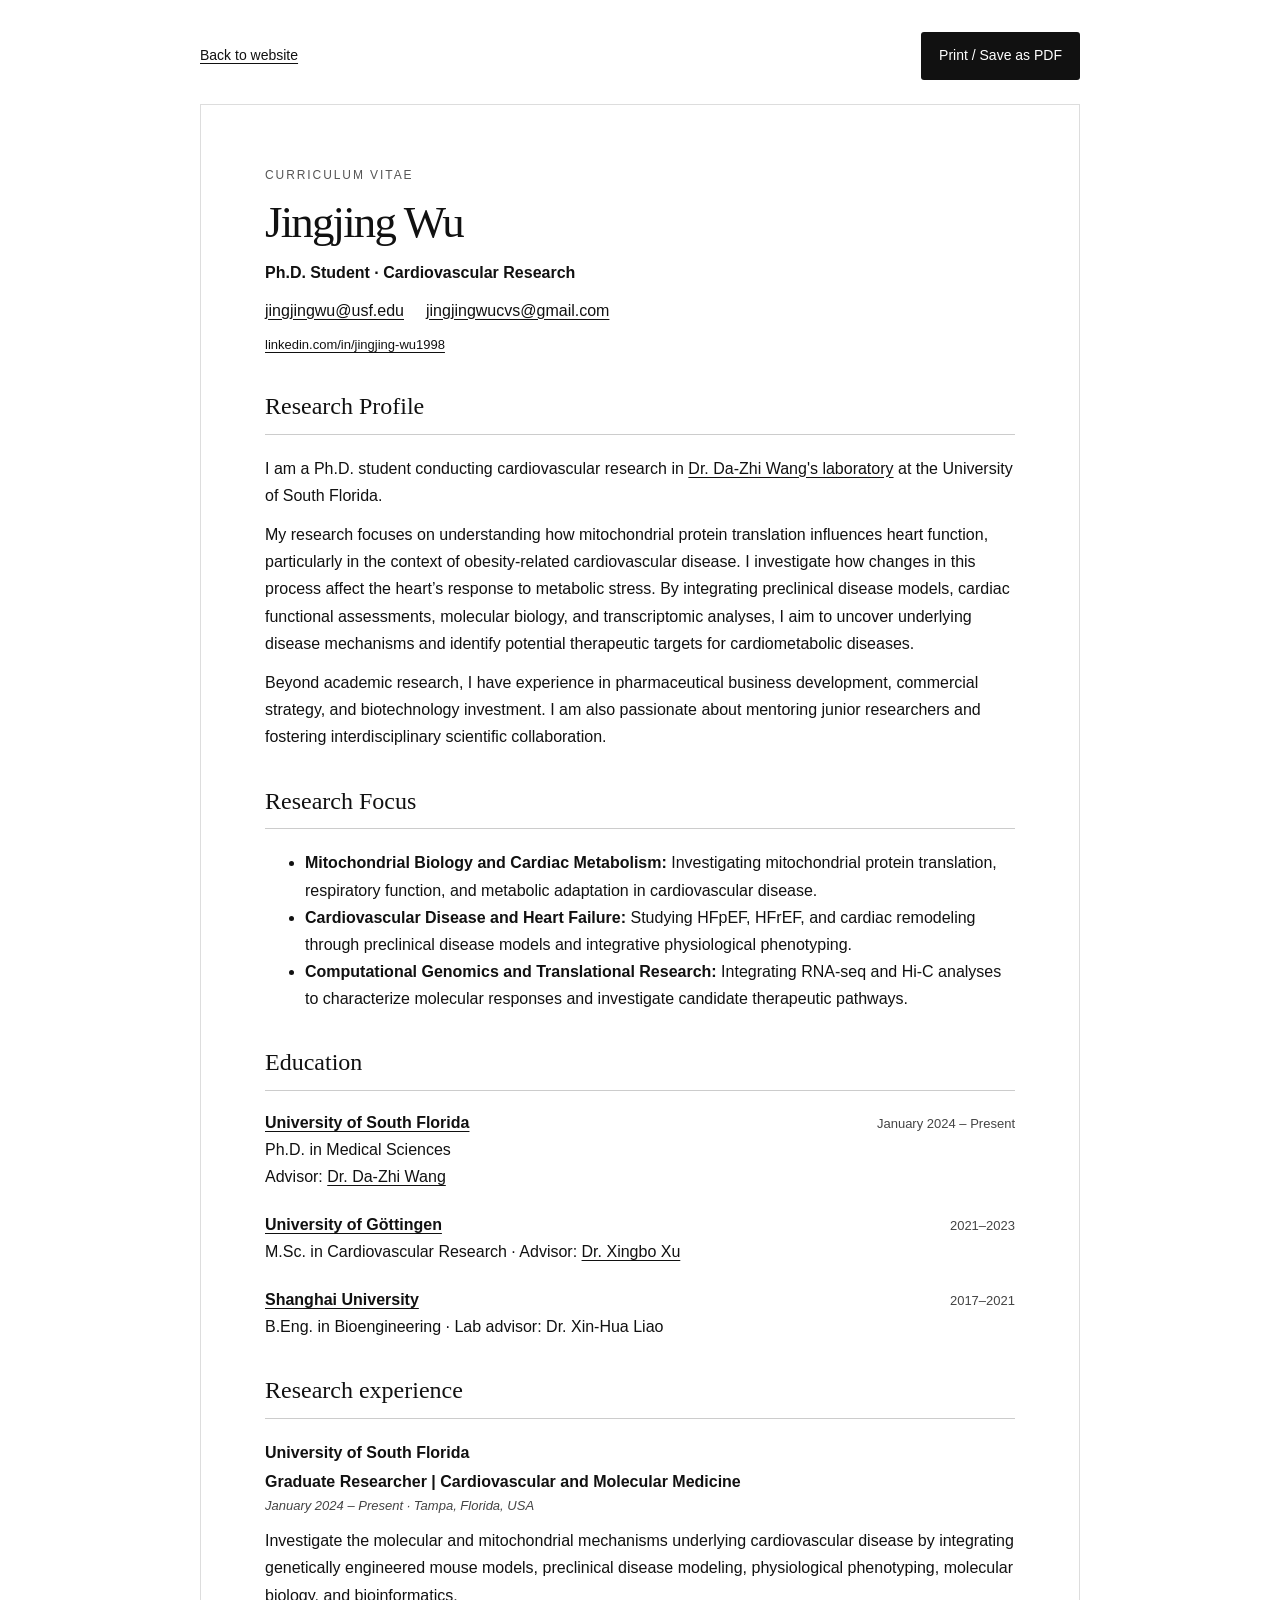
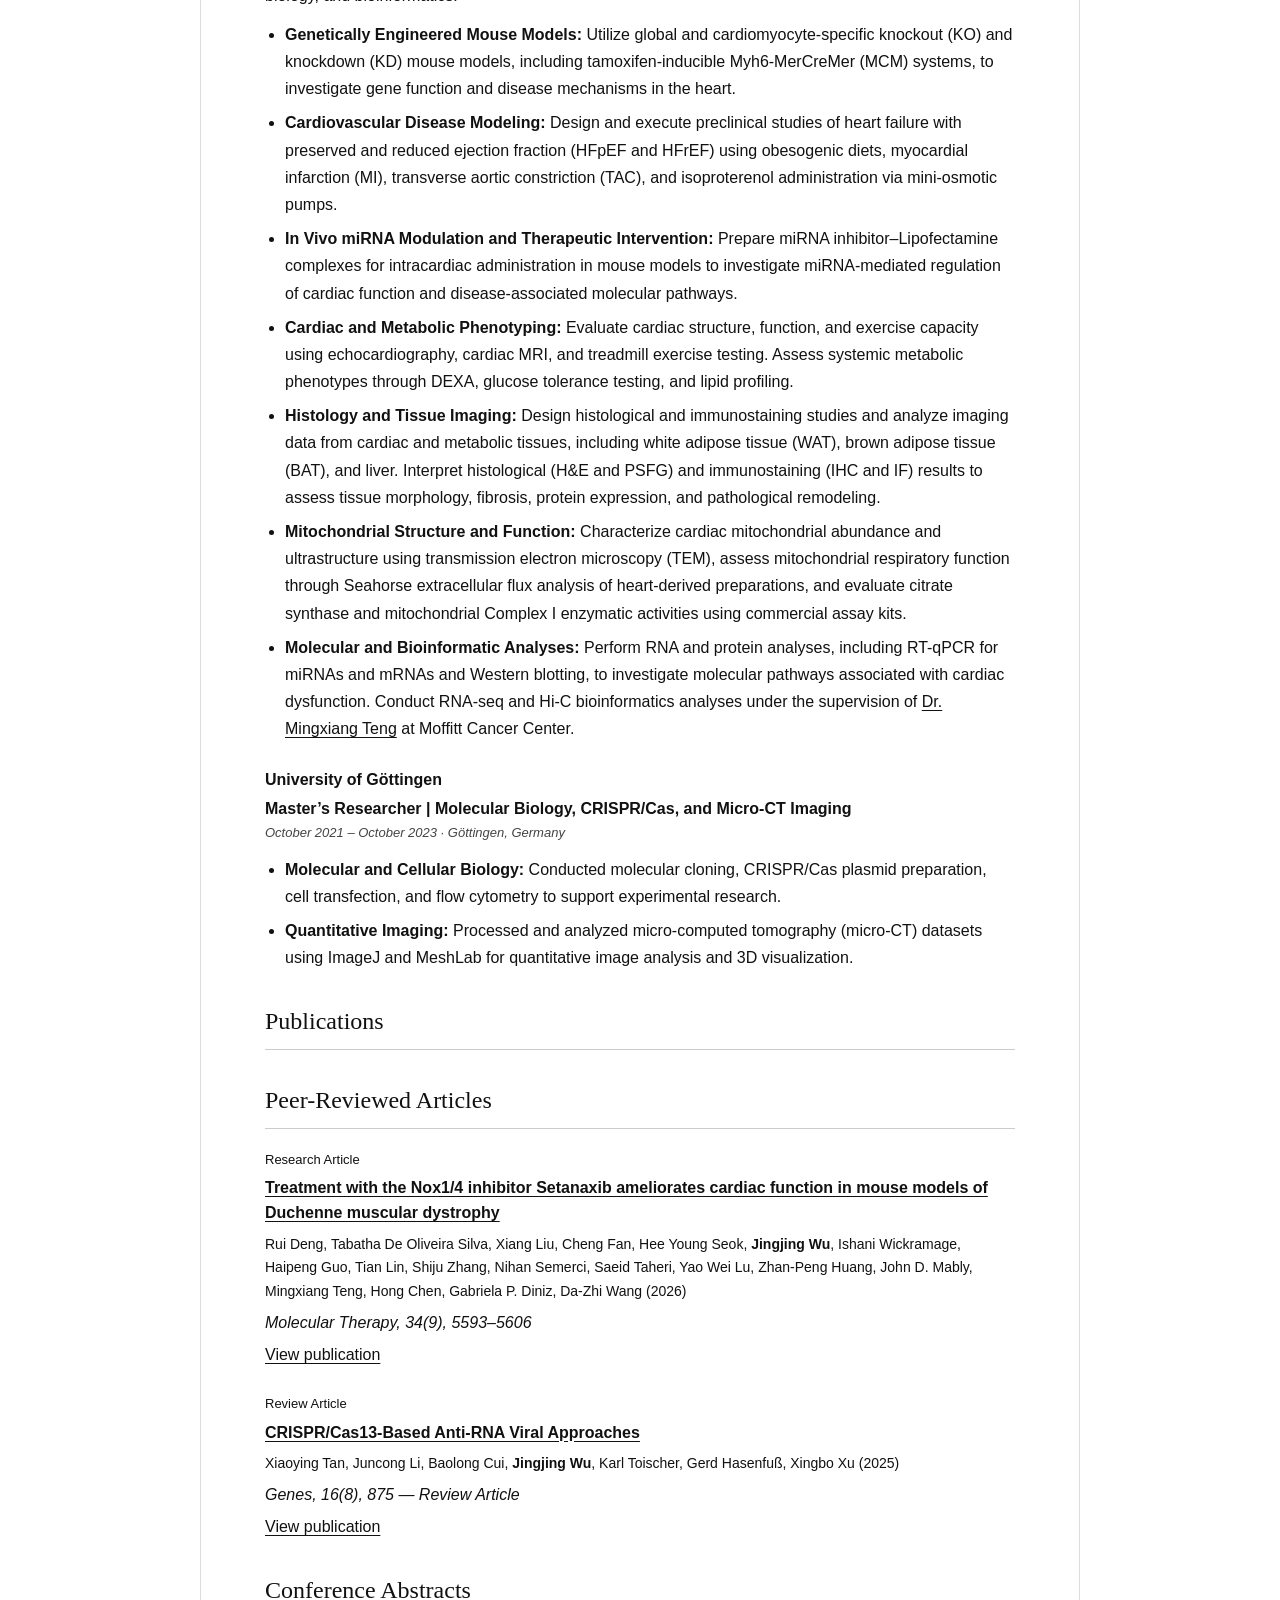
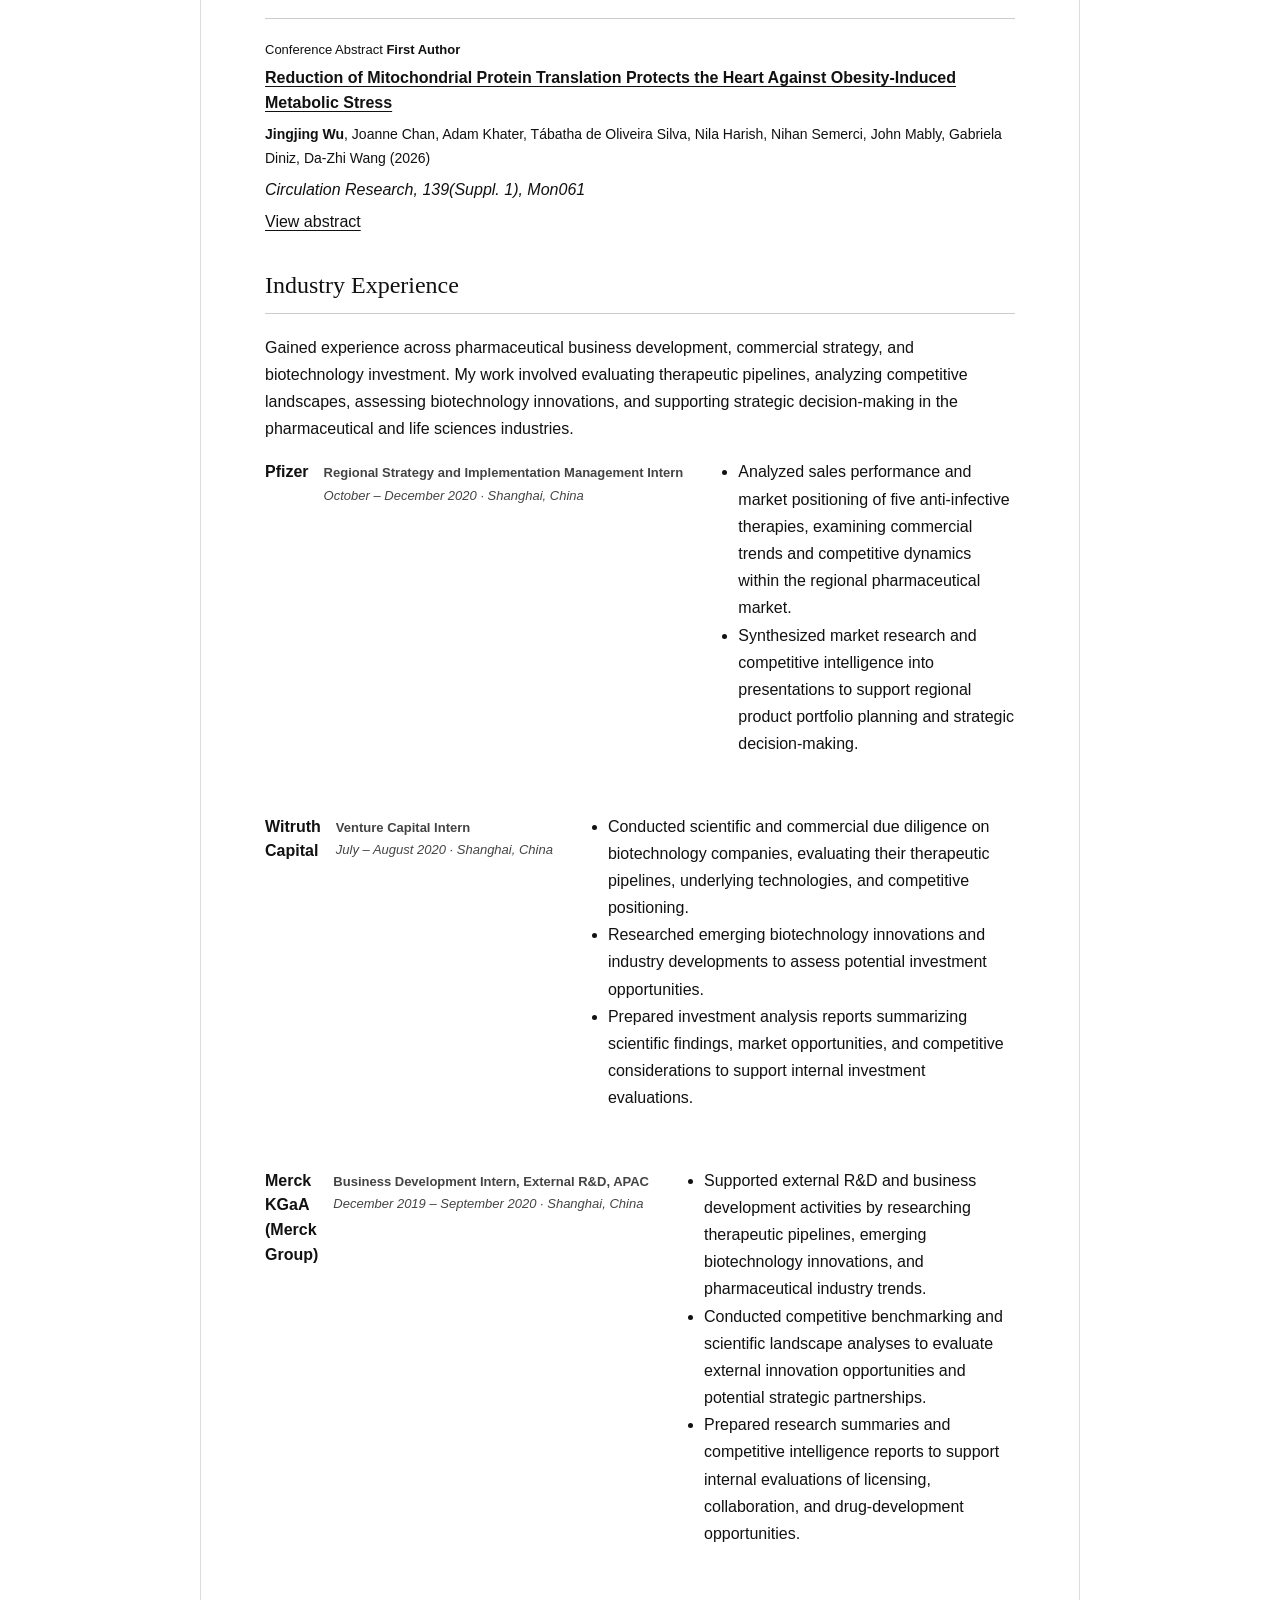
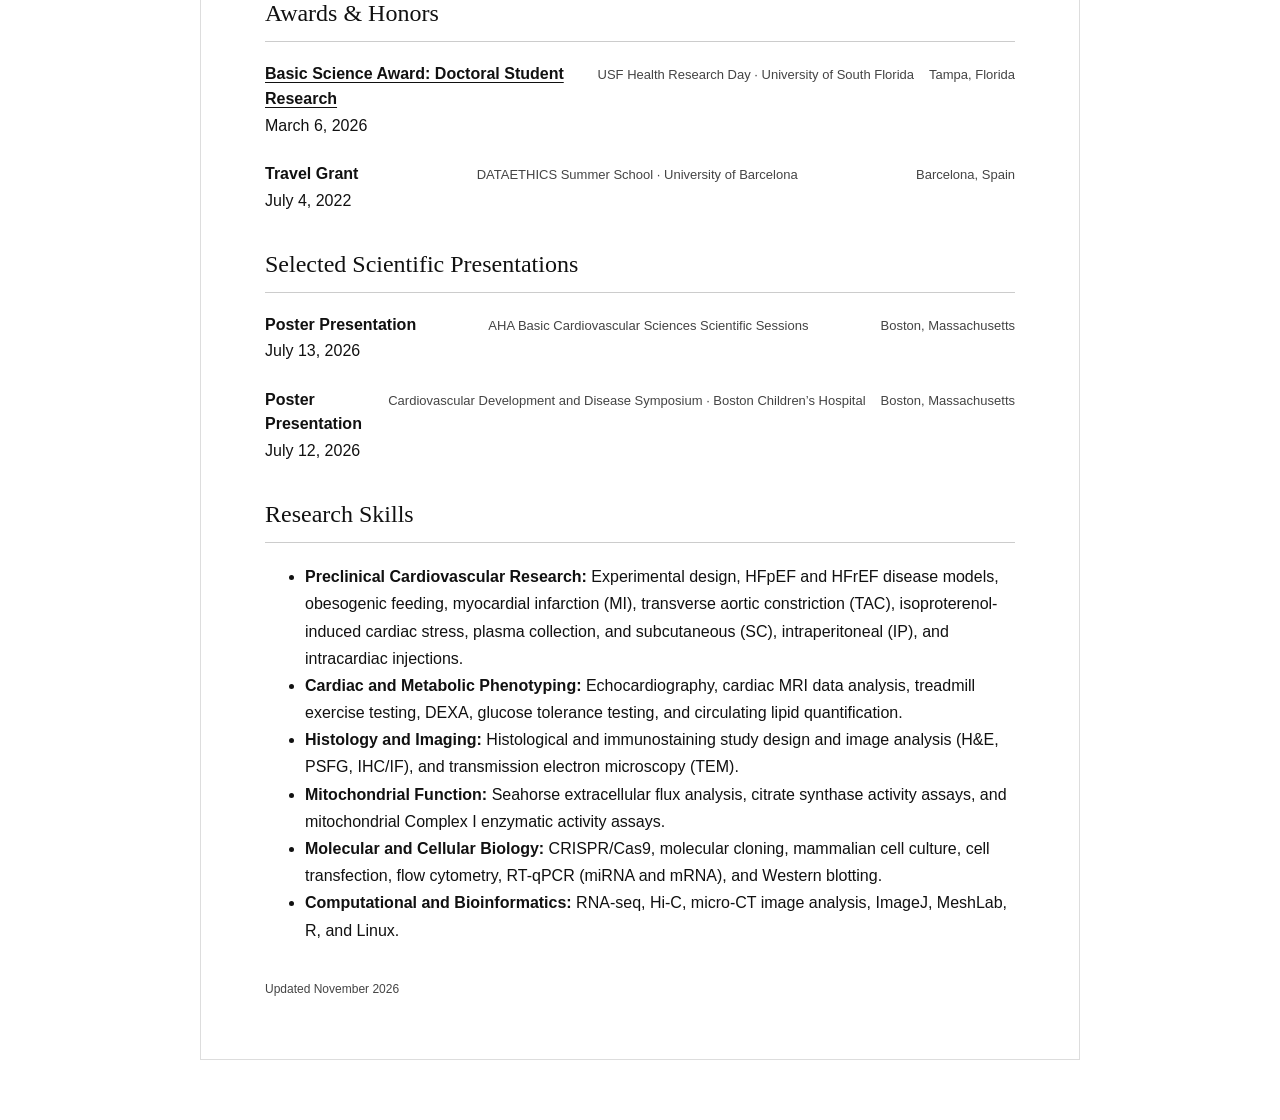
<file: cv.html>
<!DOCTYPE html>
<html lang="en">
<head><meta charset="UTF-8"><meta name="viewport" content="width=device-width, initial-scale=1"><title>Curriculum Vitae | Jingjing Wu</title><meta name="description" content="Academic curriculum vitae of Jingjing Wu, PhD researcher in cardiovascular science."><link rel="icon" href="./favicon.svg" type="image/svg+xml"><link rel="stylesheet" href="./cv.css"><script src="./cv.js" defer></script></head>
<body><div class="cv-controls"><a href="./index.html">Back to website</a><button id="print-cv">Print / Save as PDF</button></div><main class="cv-page"><header><p class="cv-eyebrow">CURRICULUM VITAE</p><h1>Jingjing Wu</h1><p class="subtitle">Ph.D. Student · Cardiovascular Research</p><p class="email-links"><a href="mailto:jingjingwu@usf.edu">jingjingwu@usf.edu</a><a href="mailto:jingjingwucvs@gmail.com">jingjingwucvs@gmail.com</a></p><div class="contact"><a href="https://www.linkedin.com/in/jingjing-wu1998/">linkedin.com/in/jingjing-wu1998</a></div></header>
<section><h2>Research Profile</h2><div class="about-introduction"><p>I am a Ph.D. student conducting cardiovascular research in <a href="https://health.usf.edu/medicine/heart-institute/faculty/dazhiw" target="_blank" rel="noopener noreferrer">Dr. Da-Zhi Wang's laboratory</a> at the University of South Florida.</p><p>My research focuses on understanding how mitochondrial protein translation influences heart function, particularly in the context of obesity-related cardiovascular disease. I investigate how changes in this process affect the heart’s response to metabolic stress. By integrating preclinical disease models, cardiac functional assessments, molecular biology, and transcriptomic analyses, I aim to uncover underlying disease mechanisms and identify potential therapeutic targets for cardiometabolic diseases.</p><p>Beyond academic research, I have experience in pharmaceutical business development, commercial strategy, and biotechnology investment. I am also passionate about mentoring junior researchers and fostering interdisciplinary scientific collaboration.</p></div></section><section><h2>Research Focus</h2><ul><li><strong>Mitochondrial Biology and Cardiac Metabolism:</strong> Investigating mitochondrial protein translation, respiratory function, and metabolic adaptation in cardiovascular disease.</li><li><strong>Cardiovascular Disease and Heart Failure:</strong> Studying HFpEF, HFrEF, and cardiac remodeling through preclinical disease models and integrative physiological phenotyping.</li><li><strong>Computational Genomics and Translational Research:</strong> Integrating RNA-seq and Hi-C analyses to characterize molecular responses and investigate candidate therapeutic pathways.</li></ul></section>
<section><h2>Education</h2><article><div class="entry"><h3><a href="https://www.usf.edu/" target="_blank" rel="noopener noreferrer">University of South Florida</a></h3><p>January 2024 – Present</p></div><p>Ph.D. in Medical Sciences<br>Advisor: <a href="https://health.usf.edu/medicine/heart-institute/faculty/dazhiw" target="_blank" rel="noopener noreferrer">Dr. Da-Zhi Wang</a></p></article><article><div class="entry"><h3><a href="https://www.uni-goettingen.de/en/1.html" target="_blank" rel="noopener noreferrer">University of Göttingen</a></h3><p>2021–2023</p></div><p>M.Sc. in Cardiovascular Research · Advisor: <a href="https://herzzentrum.umg.eu/translational-multiomics-and-precision-cardiology/" target="_blank" rel="noopener noreferrer">Dr. Xingbo Xu</a></p></article><article><div class="entry"><h3><a href="https://en.shu.edu.cn/" target="_blank" rel="noopener noreferrer">Shanghai University</a></h3><p>2017–2021</p></div><p>B.Eng. in Bioengineering · Lab advisor: Dr. Xin-Hua Liao</p></article></section>
<section><h2>Research experience</h2>
<article class="research-entry"><p class="organization">University of South Florida</p><h3>Graduate Researcher | Cardiovascular and Molecular Medicine</h3><p class="entry-location"><em>January 2024 – Present · Tampa, Florida, USA</em></p><p class="research-description">Investigate the molecular and mitochondrial mechanisms underlying cardiovascular disease by integrating genetically engineered mouse models, preclinical disease modeling, physiological phenotyping, molecular biology, and bioinformatics.</p><ul>
<li><strong>Genetically Engineered Mouse Models:</strong> Utilize global and cardiomyocyte-specific knockout (KO) and knockdown (KD) mouse models, including tamoxifen-inducible Myh6-MerCreMer (MCM) systems, to investigate gene function and disease mechanisms in the heart.</li>
<li><strong>Cardiovascular Disease Modeling:</strong> Design and execute preclinical studies of heart failure with preserved and reduced ejection fraction (HFpEF and HFrEF) using obesogenic diets, myocardial infarction (MI), transverse aortic constriction (TAC), and isoproterenol administration via mini-osmotic pumps.</li>
<li><strong>In Vivo miRNA Modulation and Therapeutic Intervention:</strong> Prepare miRNA inhibitor–Lipofectamine complexes for intracardiac administration in mouse models to investigate miRNA-mediated regulation of cardiac function and disease-associated molecular pathways.</li>
<li><strong>Cardiac and Metabolic Phenotyping:</strong> Evaluate cardiac structure, function, and exercise capacity using echocardiography, cardiac MRI, and treadmill exercise testing. Assess systemic metabolic phenotypes through DEXA, glucose tolerance testing, and lipid profiling.</li>
<li><strong>Histology and Tissue Imaging:</strong> Design histological and immunostaining studies and analyze imaging data from cardiac and metabolic tissues, including white adipose tissue (WAT), brown adipose tissue (BAT), and liver. Interpret histological (H&amp;E and PSFG) and immunostaining (IHC and IF) results to assess tissue morphology, fibrosis, protein expression, and pathological remodeling.</li>
<li><strong>Mitochondrial Structure and Function:</strong> Characterize cardiac mitochondrial abundance and ultrastructure using transmission electron microscopy (TEM), assess mitochondrial respiratory function through Seahorse extracellular flux analysis of heart-derived preparations, and evaluate citrate synthase and mitochondrial Complex I enzymatic activities using commercial assay kits.</li>
<li><strong>Molecular and Bioinformatic Analyses:</strong> Perform RNA and protein analyses, including RT-qPCR for miRNAs and mRNAs and Western blotting, to investigate molecular pathways associated with cardiac dysfunction. Conduct RNA-seq and Hi-C bioinformatics analyses under the supervision of <a href="https://www.moffitt.org/research-science/researchers/mingxiang-teng/" target="_blank" rel="noopener noreferrer">Dr. Mingxiang Teng</a> at Moffitt Cancer Center.</li>
</ul></article>
<article class="research-entry"><p class="organization">University of Göttingen</p><h3>Master’s Researcher | Molecular Biology, CRISPR/Cas, and Micro-CT Imaging</h3><p class="entry-location"><em>October 2021 – October 2023 · Göttingen, Germany</em></p><ul>
<li><strong>Molecular and Cellular Biology:</strong> Conducted molecular cloning, CRISPR/Cas plasmid preparation, cell transfection, and flow cytometry to support experimental research.</li>
<li><strong>Quantitative Imaging:</strong> Processed and analyzed micro-computed tomography (micro-CT) datasets using ImageJ and MeshLab for quantitative image analysis and 3D visualization.</li>
</ul></article>
</section><section><h2>Publications</h2><section aria-labelledby="articles-heading"><h2 id="articles-heading">Peer-Reviewed Articles</h2><article class="publication-entry"><p class="publication-kind">Research Article</p><h3><a href="https://doi.org/10.1016/j.ymthe.2026.06.033" target="_blank" rel="noopener noreferrer">Treatment with the Nox1/4 inhibitor Setanaxib ameliorates cardiac function in mouse models of Duchenne muscular dystrophy</a></h3><p class="publication-authors">Rui Deng, Tabatha De Oliveira Silva, Xiang Liu, Cheng Fan, Hee Young Seok, <strong>Jingjing Wu</strong>, Ishani Wickramage, Haipeng Guo, Tian Lin, Shiju Zhang, Nihan Semerci, Saeid Taheri, Yao Wei Lu, Zhan-Peng Huang, John D. Mably, Mingxiang Teng, Hong Chen, Gabriela P. Diniz, Da-Zhi Wang (2026)</p><p class="publication-journal"><em>Molecular Therapy, 34(9), 5593–5606</em></p><p><a href="https://doi.org/10.1016/j.ymthe.2026.06.033" target="_blank" rel="noopener noreferrer">View publication</a></p></article><article class="publication-entry"><p class="publication-kind">Review Article</p><h3><a href="https://doi.org/10.3390/genes16080875" target="_blank" rel="noopener noreferrer">CRISPR/Cas13-Based Anti-RNA Viral Approaches</a></h3><p class="publication-authors">Xiaoying Tan, Juncong Li, Baolong Cui, <strong>Jingjing Wu</strong>, Karl Toischer, Gerd Hasenfuß, Xingbo Xu (2025)</p><p class="publication-journal"><em>Genes, 16(8), 875 — Review Article</em></p><p><a href="https://doi.org/10.3390/genes16080875" target="_blank" rel="noopener noreferrer">View publication</a></p></article></section><section aria-labelledby="abstracts-heading"><h2 id="abstracts-heading">Conference Abstracts</h2><article class="publication-entry"><p class="publication-kind">Conference Abstract <span class="author-badge">First Author</span></p><h3><a href="https://doi.org/10.1161/res.139.suppl_1.Mon061" target="_blank" rel="noopener noreferrer">Reduction of Mitochondrial Protein Translation Protects the Heart Against Obesity-Induced Metabolic Stress</a></h3><p class="publication-authors"><strong>Jingjing Wu</strong>, Joanne Chan, Adam Khater, Tábatha de Oliveira Silva, Nila Harish, Nihan Semerci, John Mably, Gabriela Diniz, Da-Zhi Wang (2026)</p><p class="publication-journal"><em>Circulation Research, 139(Suppl. 1), Mon061</em></p><p><a href="https://doi.org/10.1161/res.139.suppl_1.Mon061" target="_blank" rel="noopener noreferrer">View abstract</a></p></article></section></section>
<section><h2>Industry Experience</h2><p>Gained experience across pharmaceutical business development, commercial strategy, and biotechnology investment. My work involved evaluating therapeutic pipelines, analyzing competitive landscapes, assessing biotechnology innovations, and supporting strategic decision-making in the pharmaceutical and life sciences industries.</p><article class="entry"><h3>Pfizer</h3><p><strong>Regional Strategy and Implementation Management Intern</strong><br><em>October – December 2020 · Shanghai, China</em></p><ul><li>Analyzed sales performance and market positioning of five anti-infective therapies, examining commercial trends and competitive dynamics within the regional pharmaceutical market.</li><li>Synthesized market research and competitive intelligence into presentations to support regional product portfolio planning and strategic decision-making.</li></ul></article>
<article class="entry"><h3>Witruth Capital</h3><p><strong>Venture Capital Intern</strong><br><em>July – August 2020 · Shanghai, China</em></p><ul><li>Conducted scientific and commercial due diligence on biotechnology companies, evaluating their therapeutic pipelines, underlying technologies, and competitive positioning.</li><li>Researched emerging biotechnology innovations and industry developments to assess potential investment opportunities.</li><li>Prepared investment analysis reports summarizing scientific findings, market opportunities, and competitive considerations to support internal investment evaluations.</li></ul></article>
<article class="entry"><h3>Merck KGaA (Merck Group)</h3><p><strong>Business Development Intern, External R&amp;D, APAC</strong><br><em>December 2019 – September 2020 · Shanghai, China</em></p><ul><li>Supported external R&amp;D and business development activities by researching therapeutic pipelines, emerging biotechnology innovations, and pharmaceutical industry trends.</li><li>Conducted competitive benchmarking and scientific landscape analyses to evaluate external innovation opportunities and potential strategic partnerships.</li><li>Prepared research summaries and competitive intelligence reports to support internal evaluations of licensing, collaboration, and drug-development opportunities.</li></ul></article></section>
<section><h2>Awards &amp; Honors</h2><article class="entry"><div class="entry-heading"><h3><a href="https://www.usf.edu/health/news/2026/awards-and-accolades-winter.aspx" target="_blank" rel="noopener noreferrer">Basic Science Award: Doctoral Student Research</a></h3><p class="date">March 6, 2026</p></div><p>USF Health Research Day · University of South Florida</p><p class="detail">Tampa, Florida</p></article><article class="entry"><div class="entry-heading"><h3>Travel Grant</h3><p class="date">July 4, 2022</p></div><p>DATAETHICS Summer School · University of Barcelona</p><p class="detail">Barcelona, Spain</p></article></section><section><h2>Selected Scientific Presentations</h2><article class="entry"><div class="entry-heading"><h3>Poster Presentation</h3><p class="date">July 13, 2026</p></div><p>AHA Basic Cardiovascular Sciences Scientific Sessions</p><p class="detail">Boston, Massachusetts</p></article><article class="entry"><div class="entry-heading"><h3>Poster Presentation</h3><p class="date">July 12, 2026</p></div><p>Cardiovascular Development and Disease Symposium · Boston Children’s Hospital</p><p class="detail">Boston, Massachusetts</p></article></section><section><h2>Research Skills</h2><ul>
<li><strong>Preclinical Cardiovascular Research:</strong> Experimental design, HFpEF and HFrEF disease models, obesogenic feeding, myocardial infarction (MI), transverse aortic constriction (TAC), isoproterenol-induced cardiac stress, plasma collection, and subcutaneous (SC), intraperitoneal (IP), and intracardiac injections.</li>
<li><strong>Cardiac and Metabolic Phenotyping:</strong> Echocardiography, cardiac MRI data analysis, treadmill exercise testing, DEXA, glucose tolerance testing, and circulating lipid quantification.</li>
<li><strong>Histology and Imaging:</strong> Histological and immunostaining study design and image analysis (H&amp;E, PSFG, IHC/IF), and transmission electron microscopy (TEM).</li>
<li><strong>Mitochondrial Function:</strong> Seahorse extracellular flux analysis, citrate synthase activity assays, and mitochondrial Complex I enzymatic activity assays.</li>
<li><strong>Molecular and Cellular Biology:</strong> CRISPR/Cas9, molecular cloning, mammalian cell culture, cell transfection, flow cytometry, RT-qPCR (miRNA and mRNA), and Western blotting.</li>
<li><strong>Computational and Bioinformatics:</strong> RNA-seq, Hi-C, micro-CT image analysis, ImageJ, MeshLab, R, and Linux.</li>
</ul></section><footer>Updated November 2026</footer></main></body>
</html>
</file>
<file: cv.css>
:root{font-family:'Segoe UI',Arial,sans-serif;color:#111;background:#fff;font-size:16px;line-height:1.7}*{box-sizing:border-box}body{margin:0;padding:32px 20px 60px}a{color:#111;text-underline-offset:3px}.cv-controls{max-width:880px;margin:0 auto 24px;display:flex;justify-content:space-between;gap:20px;align-items:center;font-size:.875rem}.cv-controls button{background:#111;color:#fff;border:0;border-radius:3px;padding:12px 18px;font:inherit;cursor:pointer}.cv-page{max-width:880px;margin:auto;background:white;padding:60px 64px;border:1px solid #ddd}h1,h2,h3,p{margin:0}h1,h2{font-family:Georgia,'Times New Roman',serif;font-weight:400}h1{font-size:2.8rem;line-height:1.3;letter-spacing:-.04em;margin:8px 0}h2{font-size:1.5rem;border-bottom:1px solid #ccc;padding-bottom:7px;margin:30px 0 20px}h3{font-size:1rem;font-weight:600;line-height:1.55}.cv-eyebrow{color:#555;font-size:.75rem;letter-spacing:.16em}.subtitle{font-weight:600;margin:5px 0}.contact{display:flex;gap:10px;flex-wrap:wrap;margin-top:10px;font-size:.8125rem}header>p:not(.cv-eyebrow){font-size:1rem}.entry,.entry-top{display:flex;justify-content:space-between;align-items:baseline;gap:15px}.entry>p,.entry-date{font-size:.8125rem;white-space:nowrap;color:#444}article{margin-bottom:23px;break-inside:avoid}.detail,.entry-location{font-size:.8125rem;color:#444}.organization{font-weight:600;color:#111}.research-entry h3{margin-top:4px}.research-entry ul{padding-left:20px;margin-top:12px}.research-entry li{margin:7px 0}.publication-note{margin-top:-8px;margin-bottom:18px}.publication a{font-size:.8125rem;overflow-wrap:anywhere}.publication>p{font-size:1rem}footer{margin-top:35px;font-size:.75rem;color:#444}@media(max-width:650px){body{padding:20px 14px}.cv-page{padding:30px 22px}.entry,.entry-top{display:block}.contact{display:block}.contact>*{display:block}.contact span{display:none}h1{font-size:2.4rem}}@page{size:A4;margin:17mm}@media print{:root{background:#fff;color:#000;font-size:10pt}body{padding:0}.cv-controls{display:none}.cv-page{padding:0;max-width:none;border:0}h1{font-size:28pt}h2{font-size:16pt;margin:20px 0 12px}h3{font-size:10pt}.entry,.entry-top{display:flex}.entry>p,.entry-date{font-size:9pt}article{margin-bottom:15px}section{break-inside:auto}h2{break-after:avoid}a{color:#000}.contact{display:flex}.contact>*{display:inline}.contact span{display:inline}.detail,.entry-location,.publication a{font-size:9pt}footer{margin-top:20px}}

.email-links{display:flex;flex-wrap:wrap;gap:4px 22px;margin-top:10px;font-size:.9375rem}.email-links a{overflow-wrap:anywhere}
.research-description{margin-top:10px}@media print{.research-entry{break-inside:auto}.research-entry h3,.research-entry .organization{break-after:avoid}.research-entry li{break-inside:avoid}}

.about-introduction p{margin-bottom:12px}.publication-entry{margin-bottom:25px;break-inside:avoid}.publication-entry h3{margin-bottom:7px}.publication-kind,.author-badge{font-size:.8125rem}.author-badge{font-weight:700}.publication-entry p{margin:5px 0}.publication-authors{font-size:.875rem}@media print{.publication-authors{font-size:9pt}}
</file>
